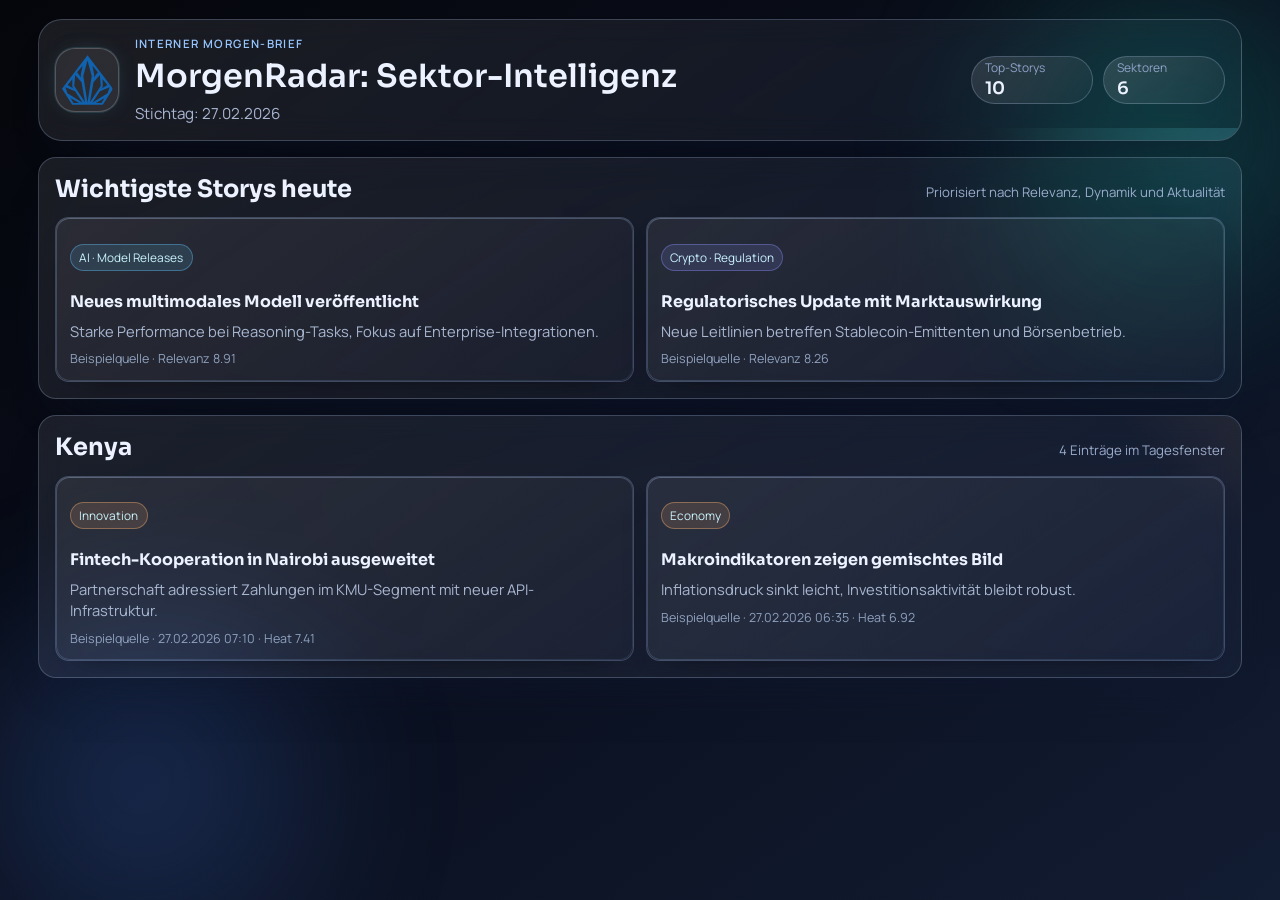
<file: preview.html>
<!doctype html>
<html lang="de">
  <head>
    <meta charset="UTF-8" />
    <meta name="viewport" content="width=device-width, initial-scale=1.0" />
    <title>MorgenRadar | Vorschau</title>
    <link rel="preconnect" href="https://fonts.googleapis.com" />
    <link rel="preconnect" href="https://fonts.gstatic.com" crossorigin />
    <link href="https://fonts.googleapis.com/css2?family=Sora:wght@500;600;700&family=Manrope:wght@400;500;600;700&display=swap" rel="stylesheet" />
    <link rel="stylesheet" href="./app/static/styles.css" />
  </head>
  <body>
    <div class="bg-orb orb-a" aria-hidden="true"></div>
    <div class="bg-orb orb-b" aria-hidden="true"></div>

    <header class="hero glass-panel">
      <div class="hero-left">
        <img src="./app/static/logo.svg" alt="Constructive Microbes Logo" class="logo" />
        <div>
          <p class="eyebrow">Interner Morgen-Brief</p>
          <h1>MorgenRadar: Sektor-Intelligenz</h1>
          <p class="subtitle">Stichtag: 27.02.2026</p>
        </div>
      </div>
      <div class="hero-right">
        <div class="stat-pill">
          <span class="stat-label">Top-Storys</span>
          <span class="stat-value">10</span>
        </div>
        <div class="stat-pill">
          <span class="stat-label">Sektoren</span>
          <span class="stat-value">6</span>
        </div>
      </div>
    </header>

    <main>
      <section class="panel glass-panel" style="--sector-accent: #63c6ff">
        <div class="panel-head">
          <h2>Wichtigste Storys heute</h2>
          <p>Priorisiert nach Relevanz, Dynamik und Aktualität</p>
        </div>
        <div class="story-grid top-grid">
          <article class="story-card highlight" style="--sector-accent: #63c6ff">
            <p class="chip">AI · Model Releases</p>
            <h3><a href="#">Neues multimodales Modell veröffentlicht</a></h3>
            <p class="summary">Starke Performance bei Reasoning-Tasks, Fokus auf Enterprise-Integrationen.</p>
            <p class="meta">Beispielquelle · Relevanz 8.91</p>
          </article>
          <article class="story-card highlight" style="--sector-accent: #8d92ff">
            <p class="chip">Crypto · Regulation</p>
            <h3><a href="#">Regulatorisches Update mit Marktauswirkung</a></h3>
            <p class="summary">Neue Leitlinien betreffen Stablecoin-Emittenten und Börsenbetrieb.</p>
            <p class="meta">Beispielquelle · Relevanz 8.26</p>
          </article>
        </div>
      </section>

      <section class="panel glass-panel" style="--sector-accent: #ffb26f">
        <div class="panel-head">
          <h2>Kenya</h2>
          <p>4 Einträge im Tagesfenster</p>
        </div>
        <div class="story-grid">
          <article class="story-card">
            <p class="chip">Innovation</p>
            <h3><a href="#">Fintech-Kooperation in Nairobi ausgeweitet</a></h3>
            <p class="summary">Partnerschaft adressiert Zahlungen im KMU-Segment mit neuer API-Infrastruktur.</p>
            <p class="meta">Beispielquelle · 27.02.2026 07:10 · Heat 7.41</p>
          </article>
          <article class="story-card">
            <p class="chip">Economy</p>
            <h3><a href="#">Makroindikatoren zeigen gemischtes Bild</a></h3>
            <p class="summary">Inflationsdruck sinkt leicht, Investitionsaktivität bleibt robust.</p>
            <p class="meta">Beispielquelle · 27.02.2026 06:35 · Heat 6.92</p>
          </article>
        </div>
      </section>
    </main>
  </body>
</html>
</file>
<file: app/static/styles.css>
:root {
  --bg-0: #05060b;
  --bg-1: #0a0f1d;
  --bg-2: #121c32;
  --glass: rgba(255, 255, 255, 0.08);
  --glass-strong: rgba(255, 255, 255, 0.12);
  --ink: #ecf2ff;
  --muted: #a9b7d1;
  --line: rgba(183, 202, 238, 0.25);
  --accent: #67e8f9;
  --accent-soft: rgba(103, 232, 249, 0.14);
  --glow: rgba(107, 229, 255, 0.35);
  --radius-xl: 24px;
  --radius-lg: 18px;
  --radius-md: 14px;
}

:root[data-theme="light"] {
  --bg-0: #fef7f2;
  --bg-1: #fdfbf7;
  --bg-2: #f9f7f4;
  --glass: rgba(255, 253, 248, 0.82);
  --glass-strong: rgba(255, 255, 255, 0.92);
  --ink: #1a1f2e;
  --muted: #5a6b7d;
  --line: rgba(98, 128, 164, 0.22);
  --accent: #1fa2d4;
  --accent-soft: rgba(31, 162, 212, 0.18);
  --glow: rgba(31, 162, 212, 0.38);
}

* {
  box-sizing: border-box;
}

html,
body {
  min-height: 100%;
}

html {
  scroll-behavior: smooth;
}

body {
  margin: 0;
  font-family: "Manrope", sans-serif;
  color: var(--ink);
  background: linear-gradient(145deg, var(--bg-0), var(--bg-1) 48%, var(--bg-2));
  overflow-x: hidden;
}

:root[data-theme="light"] body {
  background:
    radial-gradient(circle at 12% 18%, rgba(32, 201, 151, 0.32) 0%, transparent 45%),
    radial-gradient(circle at 88% 82%, rgba(30, 80, 162, 0.28) 0%, transparent 50%),
    radial-gradient(circle at 72% 12%, rgba(45, 120, 200, 0.22) 0%, transparent 40%),
    radial-gradient(circle at 18% 78%, rgba(32, 201, 151, 0.18) 0%, transparent 38%),
    radial-gradient(circle at 95% 30%, rgba(60, 140, 220, 0.15) 0%, transparent 35%),
    linear-gradient(145deg, var(--bg-0), var(--bg-1) 45%, var(--bg-2));
}

.bg-orb {
  position: fixed;
  width: 38vw;
  height: 38vw;
  filter: blur(68px);
  border-radius: 50%;
  opacity: 0.26;
  pointer-events: none;
  animation: drift 16s ease-in-out infinite alternate;
}

.orb-a {
  top: -8vw;
  right: -10vw;
  background: radial-gradient(circle, #1dd3b0 0%, rgba(29, 211, 176, 0) 70%);
}

.orb-b {
  bottom: -10vw;
  left: -8vw;
  background: radial-gradient(circle, #4f8cff 0%, rgba(79, 140, 255, 0) 72%);
  animation-delay: 1.8s;
}

.orb-c {
  top: 34vh;
  left: 42vw;
  width: 30vw;
  height: 30vw;
  background: radial-gradient(circle, #ff88c2 0%, rgba(255, 136, 194, 0) 74%);
  animation-delay: 2.7s;
}

:root[data-theme="light"] .orb-a {
  background: radial-gradient(circle, rgba(32, 201, 151, 0.62) 0%, rgba(32, 201, 151, 0.38) 40%, rgba(32, 201, 151, 0) 75%);
  opacity: 0.52;
}

:root[data-theme="light"] .orb-b {
  background: radial-gradient(circle, rgba(30, 80, 162, 0.58) 0%, rgba(60, 120, 200, 0.38) 40%, rgba(60, 120, 200, 0) 72%);
  opacity: 0.48;
}

:root[data-theme="light"] .orb-c {
  background: radial-gradient(circle, rgba(45, 140, 220, 0.52) 0%, rgba(32, 201, 151, 0.28) 40%, rgba(32, 201, 151, 0) 74%);
  opacity: 0.45;
}

.glass-panel {
  background: linear-gradient(145deg, rgba(255, 255, 255, 0.085), rgba(255, 255, 255, 0.03));
  border: 1px solid var(--line);
  backdrop-filter: blur(14px) saturate(1.22);
  -webkit-backdrop-filter: blur(14px) saturate(1.22);
  box-shadow: 0 24px 50px -34px rgba(16, 24, 48, 0.9);
}

:root[data-theme="light"] .glass-panel {
  background: linear-gradient(145deg, rgba(255, 255, 255, 0.88), rgba(255, 253, 248, 0.82));
  box-shadow: 0 18px 34px -30px rgba(24, 49, 86, 0.35);
}

:root[data-theme="light"] .panel::before {
  opacity: 0.68;
}

.hero {
  margin: 1.2rem clamp(1rem, 3vw, 2.8rem) 1rem;
  padding: 1rem;
  border-radius: var(--radius-xl);
  display: flex;
  justify-content: space-between;
  gap: 1rem;
  align-items: center;
  position: relative;
  overflow: hidden;
  animation: reveal 500ms ease;
}

.hero::after {
  content: "";
  position: absolute;
  inset: auto -30% -62% auto;
  width: 60%;
  height: 72%;
  background: radial-gradient(circle, rgba(103, 232, 249, 0.21), transparent 70%);
  pointer-events: none;
}

:root[data-theme="light"] .hero::after {
  background: radial-gradient(circle, rgba(32, 201, 151, 0.42) 0%, rgba(60, 140, 220, 0.28) 40%, transparent 72%);
}

.hero-left {
  display: flex;
  align-items: center;
  gap: 0.95rem;
  min-width: 0;
}

.logo {
  width: clamp(3rem, 5vw, 4.1rem);
  height: clamp(3rem, 5vw, 4.1rem);
  border-radius: 20px;
  border: 1px solid rgba(255, 255, 255, 0.2);
  background: var(--glass);
  padding: 0.35rem;
  box-shadow: 0 0 0 1px rgba(131, 235, 255, 0.12), 0 0 26px -12px var(--glow);
}

.eyebrow {
  margin: 0;
  text-transform: uppercase;
  letter-spacing: 0.12em;
  color: #97c6ff;
  font-weight: 600;
  font-size: 0.72rem;
}

h1,
h2,
h3 {
  margin: 0;
  font-family: "Sora", sans-serif;
}

h1 {
  margin-top: 0.38rem;
  font-size: clamp(1.25rem, 2.8vw, 2rem);
  font-weight: 600;
  line-height: 1.2;
}

.subtitle {
  margin: 0.45rem 0 0;
  color: var(--muted);
  font-size: 0.95rem;
}

.hero-right {
  display: flex;
  gap: 0.65rem;
  align-items: center;
}

.theme-toggle {
  --hero-pill-height: 3rem;
  min-width: 3rem;
  width: 3rem;
  height: var(--hero-pill-height);
  padding: 0;
  border-radius: 999px;
  border: 1px solid var(--line);
  background: linear-gradient(135deg, rgba(103, 232, 249, 0.2), rgba(255, 255, 255, 0.06));
  color: #e9f9ff;
  font-family: "Manrope", sans-serif;
  font-size: 0.82rem;
  font-weight: 700;
  cursor: pointer;
  transition: transform 160ms ease, border-color 160ms ease, box-shadow 180ms ease;
}

.theme-toggle:hover {
  transform: translateY(-1px);
  border-color: var(--accent);
  box-shadow: 0 0 0 1px rgba(103, 232, 249, 0.24), 0 0 24px -14px var(--glow);
}

.theme-toggle-icon {
  display: block;
  margin: auto;
  width: 1.18rem;
  height: 1.18rem;
}

.theme-icon-moon {
  display: none;
}

:root[data-theme="light"] .theme-toggle {
  color: #123451;
  border-color: rgba(30, 80, 162, 0.48);
  background:
    radial-gradient(circle at 28% 28%, rgba(32, 201, 151, 0.8), rgba(32, 201, 151, 0.3) 28%, rgba(32, 201, 151, 0) 62%),
    linear-gradient(145deg, rgba(60, 140, 220, 0.58), rgba(255, 255, 255, 0.92));
  box-shadow: 0 10px 26px -20px rgba(32, 201, 151, 0.55);
}

:root[data-theme="light"] .theme-toggle:hover {
  box-shadow: 0 0 0 1px rgba(32, 201, 151, 0.45), 0 14px 28px -20px rgba(60, 140, 220, 0.62);
}

:root[data-theme="light"] .theme-toggle .theme-toggle-icon {
  color: #0f3a66;
  stroke: #0f3a66;
}

.stat-pill {
  --hero-pill-height: 3rem;
  min-width: 7.6rem;
  height: var(--hero-pill-height);
  padding: 0.62rem 0.82rem;
  border-radius: 999px;
  border: 1px solid var(--line);
  background: linear-gradient(135deg, rgba(255, 255, 255, 0.12), rgba(255, 255, 255, 0.03));
  display: grid;
  align-content: center;
  line-height: 1.2;
}

:root[data-theme="light"] .stat-pill {
  background: linear-gradient(145deg, rgba(255, 255, 255, 0.88), rgba(255, 253, 248, 0.78));
  box-shadow: inset 0 1px 0 rgba(255, 255, 255, 0.76), 0 12px 20px -18px rgba(32, 201, 151, 0.32);
}

.stat-label {
  color: #8fa3c8;
  font-size: 0.75rem;
}

:root[data-theme="light"] .stat-label {
  color: #4f6485;
}

.stat-value {
  margin-top: 0.18rem;
  font-family: "Sora", sans-serif;
  font-size: 1.08rem;
  font-weight: 600;
}

main {
  padding: 0 clamp(1rem, 3vw, 2.8rem) 3rem;
  display: grid;
  gap: 1rem;
}

.panel {
  border-radius: var(--radius-lg);
  padding: 1rem;
  position: relative;
  overflow: hidden;
  animation: reveal 680ms ease;
}

.panel::before {
  content: "";
  position: absolute;
  width: 28rem;
  height: 28rem;
  right: -20rem;
  top: -20rem;
  background: radial-gradient(circle, rgba(103, 232, 249, 0.15), transparent 75%);
  background: radial-gradient(circle, color-mix(in srgb, var(--sector-accent), transparent 70%), transparent 75%);
  pointer-events: none;
  opacity: 0.48;
}

.panel-head {
  display: flex;
  align-items: baseline;
  justify-content: space-between;
  gap: 0.8rem;
  margin-bottom: 0.85rem;
}

.panel-head p {
  margin: 0;
  color: #9aaccc;
  font-size: 0.83rem;
}

:root[data-theme="light"] .panel-head p {
  color: #5f7597;
}

.topic-buttons {
  display: flex;
  flex-wrap: wrap;
  gap: 0.5rem;
}

.topic-group {
  display: none;
  flex-wrap: wrap;
  gap: 0.5rem;
  width: 100%;
}

.topic-group.is-active {
  display: flex;
}

.topic-btn {
  border: 1px solid rgba(164, 195, 245, 0.26);
  background: linear-gradient(145deg, rgba(255, 255, 255, 0.09), rgba(255, 255, 255, 0.03));
  color: #dce9ff;
  border-radius: 999px;
  padding: 0.45rem 0.86rem;
  font-family: "Manrope", sans-serif;
  font-size: 0.82rem;
  font-weight: 600;
  letter-spacing: 0.02em;
  text-transform: uppercase;
  cursor: pointer;
  transition: transform 160ms ease, border-color 160ms ease, background 160ms ease;
}

:root[data-theme="light"] .topic-btn {
  color: #1a3659;
  border-color: rgba(106, 136, 177, 0.42);
  background: linear-gradient(145deg, rgba(255, 245, 235, 0.92), rgba(247, 252, 255, 0.85));
  box-shadow: inset 0 1px 0 rgba(255, 255, 255, 0.78), 0 10px 20px -20px rgba(47, 106, 178, 0.35);
}

.topic-btn:hover {
  border-color: var(--accent);
  background: linear-gradient(145deg, rgba(103, 232, 249, 0.18), rgba(255, 255, 255, 0.06));
  transform: translateY(-1px);
}

.topic-btn.is-active {
  border-color: var(--accent);
  background: linear-gradient(145deg, rgba(103, 232, 249, 0.3), rgba(79, 140, 255, 0.16));
  color: #f2fdff;
  box-shadow: 0 0 0 1px rgba(103, 232, 249, 0.24), 0 0 24px -14px var(--glow);
}

:root[data-theme="light"] .topic-btn.is-active {
  color: #0e2d4d;
  border-color: rgba(30, 80, 162, 0.56);
  background: linear-gradient(145deg, rgba(32, 201, 151, 0.62), rgba(60, 140, 220, 0.48));
  box-shadow: 0 0 0 1px rgba(30, 80, 162, 0.3), 0 0 20px -14px rgba(32, 201, 151, 0.55);
}

.topic-btn:disabled {
  opacity: 0.5;
  cursor: not-allowed;
  transform: none;
}

.is-hidden {
  display: none;
}

.reveal-on-scroll {
  opacity: 0;
  transform: translate3d(0, 18px, 0) scale(0.995);
  transition:
    opacity 680ms cubic-bezier(0.18, 0.9, 0.22, 1),
    transform 780ms cubic-bezier(0.18, 0.9, 0.22, 1);
  transition-delay: var(--reveal-delay, 0ms);
}

.reveal-on-scroll.is-visible {
  opacity: 1;
  transform: translate3d(0, 0, 0) scale(1);
}

.sector-panel {
  content-visibility: auto;
  contain-intrinsic-size: 620px;
}

.chip-row {
  margin: 0;
  display: grid;
  grid-template-columns: minmax(0, 1fr) auto;
  align-items: center;
  column-gap: 0.45rem;
  row-gap: 0.34rem;
}

.story-grid {
  display: grid;
  grid-template-columns: repeat(auto-fit, minmax(260px, 1fr));
  gap: 0.76rem;
}

.panel-actions {
  display: flex;
  justify-content: center;
  margin-top: 0.72rem;
}

.show-more-btn {
  border: 1px solid rgba(164, 195, 245, 0.3);
  background: linear-gradient(145deg, rgba(255, 255, 255, 0.11), rgba(255, 255, 255, 0.03));
  color: #e0eeff;
  border-radius: 999px;
  padding: 0.44rem 0.84rem;
  font-family: "Manrope", sans-serif;
  font-size: 0.8rem;
  font-weight: 700;
  letter-spacing: 0.02em;
  cursor: pointer;
  transition: transform 150ms ease, border-color 160ms ease, box-shadow 180ms ease;
}

.show-more-btn:hover {
  transform: translateY(-1px);
  border-color: var(--accent);
  box-shadow: 0 0 0 1px rgba(103, 232, 249, 0.2), 0 10px 22px -18px var(--glow);
}

:root[data-theme="light"] .show-more-btn {
  color: #0f3459;
  border-color: rgba(83, 129, 188, 0.45);
  background: linear-gradient(145deg, rgba(32, 201, 151, 0.58), rgba(255, 255, 255, 0.9));
  box-shadow: inset 0 1px 0 rgba(255, 255, 255, 0.74), 0 12px 24px -20px rgba(32, 201, 151, 0.48);
}

.story-card {
  position: relative;
  border-radius: var(--radius-md);
  border: 1px solid rgba(164, 195, 245, 0.23);
  padding: 0.86rem;
  background: linear-gradient(145deg, rgba(255, 255, 255, 0.07), rgba(255, 255, 255, 0.02));
  --tier-border-gradient: linear-gradient(145deg, rgba(164, 195, 245, 0.26), rgba(120, 156, 209, 0.16));
  box-shadow: inset 0 1px 0 rgba(255, 255, 255, 0.12), 0 12px 32px -24px rgba(0, 0, 0, 0.9);
  transition: transform 180ms ease, border-color 180ms ease, box-shadow 220ms ease;
}

.story-card::before {
  content: "";
  position: absolute;
  inset: 0;
  border-radius: inherit;
  padding: 1px;
  background: var(--tier-border-gradient);
  -webkit-mask:
    linear-gradient(#000 0 0) content-box,
    linear-gradient(#000 0 0);
  -webkit-mask-composite: xor;
  mask-composite: exclude;
  pointer-events: none;
  opacity: 0.95;
}

.story-card[data-relevance-tier="verylow"] {
  --tier-border-gradient: linear-gradient(150deg, rgba(129, 255, 170, 0.42), rgba(105, 224, 155, 0.22));
}

.story-card[data-relevance-tier="low"] {
  --tier-border-gradient: linear-gradient(150deg, rgba(214, 255, 131, 0.44), rgba(192, 231, 106, 0.24));
}

.story-card[data-relevance-tier="medium"] {
  --tier-border-gradient: linear-gradient(150deg, rgba(255, 214, 124, 0.44), rgba(249, 186, 113, 0.24));
}

.story-card[data-relevance-tier="high"] {
  --tier-border-gradient: linear-gradient(150deg, rgba(255, 170, 109, 0.45), rgba(246, 144, 94, 0.26));
}

.story-card[data-relevance-tier="critical"] {
  --tier-border-gradient: linear-gradient(150deg, rgba(255, 129, 129, 0.45), rgba(237, 97, 122, 0.27));
  box-shadow: inset 0 1px 0 rgba(255, 255, 255, 0.18), 0 18px 38px -22px rgba(255, 90, 90, 0.45);
}

:root[data-theme="light"] .story-card {
  border-color: rgba(105, 134, 173, 0.28);
  background: linear-gradient(145deg, rgba(255, 255, 255, 0.92), rgba(252, 250, 247, 0.85));
  box-shadow: inset 0 1px 0 rgba(255, 255, 255, 0.72), 0 12px 24px -22px rgba(27, 53, 93, 0.35);
}

.story-card:hover {
  transform: translateY(-2px);
  border-color: var(--accent);
  border-color: color-mix(in srgb, var(--sector-accent), #b7caee 45%);
  box-shadow: inset 0 1px 0 rgba(255, 255, 255, 0.2), 0 16px 34px -20px rgba(0, 0, 0, 0.9), 0 0 24px -16px var(--glow);
  box-shadow: inset 0 1px 0 rgba(255, 255, 255, 0.2), 0 16px 34px -20px rgba(0, 0, 0, 0.9), 0 0 24px -16px color-mix(in srgb, var(--sector-accent), transparent 45%);
}

.story-card.is-hot {
  box-shadow:
    inset 0 1px 0 rgba(255, 255, 255, 0.2),
    0 18px 34px -22px rgba(255, 88, 88, 0.45),
    0 0 30px -20px rgba(255, 106, 106, 0.75);
}

.chip {
  display: inline-flex;
  align-items: center;
  border-radius: 999px;
  padding: 0.24rem 0.52rem;
  font-size: 0.74rem;
  color: #cbf5ff;
  background: color-mix(in srgb, var(--subtopic-accent, var(--sector-accent)), transparent 86%);
  border: 1px solid rgba(103, 232, 249, 0.42);
  border: 1px solid color-mix(in srgb, var(--subtopic-accent, var(--sector-accent)), transparent 62%);
}

:root[data-theme="light"] .chip {
  color: #12456b;
  border-color: rgba(30, 80, 162, 0.52);
  background: color-mix(in srgb, var(--subtopic-accent, var(--sector-accent)), transparent 78%);
}

.latest-tag {
  display: inline-flex;
  align-items: center;
  justify-content: center;
  border-radius: 999px;
  padding: 0.18rem 0.5rem;
  font-size: 0.68rem;
  font-weight: 700;
  letter-spacing: 0.08em;
  color: #fff0f0;
  border: 1px solid rgba(255, 118, 118, 0.78);
  background: linear-gradient(145deg, rgba(255, 106, 106, 0.55), rgba(255, 49, 49, 0.34));
  box-shadow: 0 0 16px -8px rgba(255, 90, 90, 0.9);
}

:root[data-theme="light"] .latest-tag {
  color: #2f1111;
  border-color: rgba(216, 84, 84, 0.72);
  background: linear-gradient(145deg, rgba(255, 181, 181, 0.86), rgba(255, 132, 132, 0.62));
  box-shadow: 0 0 14px -10px rgba(219, 79, 79, 0.62);
}

.relevance-pill {
  display: inline-flex;
  align-items: center;
  justify-content: center;
  border-radius: 999px;
  grid-column: 1 / -1;
  justify-self: start;
  padding: 0.18rem 0.48rem;
  font-size: 0.68rem;
  font-weight: 700;
  letter-spacing: 0.04em;
  color: #eaf9f0;
  border: 1px solid rgba(129, 255, 170, 0.52);
  background: linear-gradient(150deg, rgba(129, 255, 170, 0.42), rgba(105, 224, 155, 0.22));
}

.story-card[data-relevance-tier="low"] .relevance-pill {
  color: #f7ffe8;
  border-color: rgba(214, 255, 131, 0.56);
  background: linear-gradient(150deg, rgba(214, 255, 131, 0.44), rgba(192, 231, 106, 0.24));
}

.story-card[data-relevance-tier="medium"] .relevance-pill {
  color: #fff8e9;
  border-color: rgba(255, 214, 124, 0.6);
  background: linear-gradient(150deg, rgba(255, 214, 124, 0.44), rgba(249, 186, 113, 0.24));
}

.story-card[data-relevance-tier="high"] .relevance-pill {
  color: #fff3ea;
  border-color: rgba(255, 170, 109, 0.62);
  background: linear-gradient(150deg, rgba(255, 170, 109, 0.45), rgba(246, 144, 94, 0.26));
}

.story-card[data-relevance-tier="critical"] .relevance-pill {
  color: #ffeef0;
  border-color: rgba(255, 129, 129, 0.72);
  background: linear-gradient(150deg, rgba(255, 129, 129, 0.45), rgba(237, 97, 122, 0.27));
}

.story-card[data-relevance-step="1"] .relevance-pill,
.story-card[data-relevance-step="2"] .relevance-pill {
  color: #eaf9f0;
  border-color: rgba(129, 255, 170, 0.52);
  background: linear-gradient(150deg, rgba(129, 255, 170, 0.42), rgba(105, 224, 155, 0.22));
}

.story-card[data-relevance-step="3"] .relevance-pill,
.story-card[data-relevance-step="4"] .relevance-pill {
  color: #f7ffe8;
  border-color: rgba(214, 255, 131, 0.56);
  background: linear-gradient(150deg, rgba(214, 255, 131, 0.44), rgba(192, 231, 106, 0.24));
}

.story-card[data-relevance-step="5"] .relevance-pill,
.story-card[data-relevance-step="6"] .relevance-pill {
  color: #fff8e9;
  border-color: rgba(255, 214, 124, 0.6);
  background: linear-gradient(150deg, rgba(255, 214, 124, 0.44), rgba(249, 186, 113, 0.24));
}

.story-card[data-relevance-step="7"] .relevance-pill,
.story-card[data-relevance-step="8"] .relevance-pill {
  color: #fff3ea;
  border-color: rgba(255, 170, 109, 0.62);
  background: linear-gradient(150deg, rgba(255, 170, 109, 0.45), rgba(246, 144, 94, 0.26));
}

.story-card[data-relevance-step="9"] .relevance-pill,
.story-card[data-relevance-step="10"] .relevance-pill {
  color: #ffeef0;
  border-color: rgba(255, 129, 129, 0.72);
  background: linear-gradient(150deg, rgba(255, 129, 129, 0.45), rgba(237, 97, 122, 0.27));
}

:root[data-theme="light"] .relevance-pill,
:root[data-theme="light"] .story-card[data-relevance-tier] .relevance-pill {
  color: #17263a;
}

.story-card h3 {
  margin-top: 0.54rem;
  font-size: 1rem;
  line-height: 1.32;
  text-wrap: balance;
}

.story-card a {
  color: inherit;
  text-decoration: none;
}

.story-card a:hover {
  text-decoration: underline;
  text-decoration-color: var(--accent);
  text-decoration-color: color-mix(in srgb, var(--sector-accent), #ffffff 45%);
}

.relevance-legend {
  --sector-accent: #67e8f9;
  background:
    radial-gradient(circle at 8% 0%, rgba(165, 248, 255, 0.2), transparent 38%),
    radial-gradient(circle at 96% 100%, rgba(103, 156, 255, 0.2), transparent 42%),
    linear-gradient(160deg, rgba(255, 255, 255, 0.08), rgba(255, 255, 255, 0.03));
}

.legend-formula {
  margin-bottom: 0.85rem;
  padding: 0.9rem 1rem;
  border-radius: 14px;
  border: 1px solid rgba(198, 227, 255, 0.26);
  background: linear-gradient(145deg, rgba(210, 242, 255, 0.14), rgba(255, 255, 255, 0.04));
  box-shadow: inset 0 1px 0 rgba(255, 255, 255, 0.24), 0 22px 42px -32px rgba(120, 223, 255, 0.68);
  backdrop-filter: blur(12px) saturate(1.15);
  -webkit-backdrop-filter: blur(12px) saturate(1.15);
}

.legend-formula p {
  margin: 0;
  color: #d7e7ff;
  line-height: 1.45;
  font-size: 0.86rem;
}

.legend-formula p + p {
  margin-top: 0.45rem;
}

.legend-factor-grid {
  margin: 0.55rem 0 0.65rem;
  display: grid;
  gap: 0.42rem;
}

.legend-factor {
  display: flex;
  align-items: center;
  gap: 0.5rem;
  font-size: 0.84rem;
  color: #e1eeff;
}

.factor-dot {
  width: 0.58rem;
  height: 0.58rem;
  border-radius: 999px;
  box-shadow: 0 0 12px -2px rgba(255, 255, 255, 0.42);
  flex: 0 0 auto;
}

.factor-dot.f1 {
  background: linear-gradient(145deg, #76f8ff, #44d0ff);
}

.factor-dot.f2 {
  background: linear-gradient(145deg, #9cffc7, #58df98);
}

.factor-dot.f3 {
  background: linear-gradient(145deg, #ffe188, #ffbc65);
}

.factor-dot.f4 {
  background: linear-gradient(145deg, #ffb0d4, #ff7ea2);
}

.legend-formula code {
  font-size: 0.8rem;
  color: #d5fcff;
  background: rgba(167, 245, 255, 0.12);
  border: 1px solid rgba(167, 245, 255, 0.28);
  padding: 0.08rem 0.28rem;
  border-radius: 6px;
}

.severity-scale {
  display: grid;
  grid-template-columns: repeat(10, minmax(0, 1fr));
  gap: 0.5rem;
}

.severity-step {
  position: relative;
  isolation: isolate;
  overflow: hidden;
  border-radius: 14px;
  border: 1px solid rgba(223, 241, 255, 0.28);
  padding: 0.55rem 0.35rem 0.48rem;
  text-align: center;
  color: #f4fbff;
  box-shadow:
    inset 0 1px 0 rgba(255, 255, 255, 0.26),
    inset 0 -26px 28px -24px rgba(10, 18, 34, 0.5),
    0 18px 36px -30px rgba(88, 196, 255, 0.62);
  backdrop-filter: blur(14px) saturate(1.2);
  -webkit-backdrop-filter: blur(14px) saturate(1.2);
  transition: transform 160ms ease, box-shadow 180ms ease, border-color 180ms ease;
}

.severity-step::before {
  content: "";
  position: absolute;
  inset: 0;
  background: linear-gradient(130deg, rgba(255, 255, 255, 0.34), rgba(255, 255, 255, 0.06) 42%, rgba(255, 255, 255, 0.01));
  z-index: -1;
}

.severity-step::after {
  content: "";
  position: absolute;
  left: -18%;
  top: -58%;
  width: 136%;
  height: 74%;
  background: linear-gradient(180deg, rgba(255, 255, 255, 0.34), rgba(255, 255, 255, 0));
  transform: rotate(6deg);
  pointer-events: none;
}

.severity-step span {
  display: block;
  font-family: "Sora", sans-serif;
  font-size: 1rem;
  font-weight: 700;
  line-height: 1;
  text-shadow: 0 0 12px rgba(255, 255, 255, 0.28);
}

.severity-step small {
  display: block;
  margin-top: 0.2rem;
  font-size: 0.62rem;
  font-weight: 700;
  letter-spacing: 0.02em;
  text-transform: uppercase;
  color: rgba(233, 247, 255, 0.92);
}

.severity-step:hover {
  transform: translateY(-2px);
  border-color: rgba(232, 247, 255, 0.46);
  box-shadow:
    inset 0 1px 0 rgba(255, 255, 255, 0.34),
    inset 0 -24px 24px -24px rgba(10, 18, 34, 0.45),
    0 22px 36px -28px color-mix(in srgb, var(--step-glow), transparent 30%);
}

.s1,
.s2 {
  --step-glow: #82ffa5;
  background: linear-gradient(150deg, rgba(129, 255, 170, 0.42), rgba(105, 224, 155, 0.22));
}

.s3,
.s4 {
  --step-glow: #d8ff86;
  background: linear-gradient(150deg, rgba(214, 255, 131, 0.44), rgba(192, 231, 106, 0.24));
}

.s5,
.s6 {
  --step-glow: #ffd67e;
  background: linear-gradient(150deg, rgba(255, 214, 124, 0.44), rgba(249, 186, 113, 0.24));
}

.s7,
.s8 {
  --step-glow: #ffb06d;
  background: linear-gradient(150deg, rgba(255, 170, 109, 0.45), rgba(246, 144, 94, 0.26));
}

.s9,
.s10 {
  --step-glow: #ff8080;
  background: linear-gradient(150deg, rgba(255, 129, 129, 0.45), rgba(237, 97, 122, 0.27));
}

.summary {
  margin: 0.54rem 0;
  color: var(--muted);
  font-size: 0.92rem;
  line-height: 1.42;
}

:root[data-theme="light"] .summary {
  color: #486283;
}

.meta {
  margin: 0;
  color: #8fa1be;
  font-size: 0.78rem;
}

:root[data-theme="light"] .meta {
  color: #2f4867;
}

:root[data-theme="light"] .relevance-legend {
  background:
    radial-gradient(circle at 8% 0%, rgba(32, 201, 151, 0.32) 0%, transparent 40%),
    radial-gradient(circle at 96% 100%, rgba(30, 80, 162, 0.28) 0%, transparent 42%),
    radial-gradient(circle at 50% 80%, rgba(60, 140, 220, 0.18) 0%, transparent 45%),
    linear-gradient(160deg, rgba(255, 255, 255, 0.88), rgba(255, 253, 248, 0.82));
}

:root[data-theme="light"] .relevance-legend .panel-head h2 {
  color: #112946;
}

:root[data-theme="light"] .relevance-legend .panel-head p {
  color: #264566;
}

:root[data-theme="light"] .legend-formula {
  border-color: rgba(118, 156, 205, 0.34);
  background: linear-gradient(145deg, rgba(255, 245, 235, 0.88), rgba(255, 255, 255, 0.92));
  box-shadow: inset 0 1px 0 rgba(255, 255, 255, 0.76), 0 20px 36px -30px rgba(63, 112, 177, 0.45);
}

:root[data-theme="light"] .legend-formula p {
  color: #1e3a5a;
}

:root[data-theme="light"] .legend-formula strong {
  color: #153353;
}

:root[data-theme="light"] .legend-factor {
  color: #163453;
}

:root[data-theme="light"] .legend-formula code {
  color: #184167;
  background: rgba(122, 195, 245, 0.2);
  border-color: rgba(91, 157, 220, 0.36);
}

:root[data-theme="light"] .severity-step {
  color: #1f2f47;
  border-color: rgba(112, 147, 192, 0.44);
  box-shadow:
    inset 0 1px 0 rgba(255, 255, 255, 0.7),
    inset 0 -20px 24px -24px rgba(40, 77, 122, 0.28),
    0 14px 26px -24px rgba(68, 124, 196, 0.38),
    0 0 16px -8px color-mix(in srgb, var(--step-glow), transparent 50%);
}

:root[data-theme="light"] .severity-step::before {
  background: linear-gradient(130deg, rgba(255, 255, 255, 0.38), rgba(255, 255, 255, 0.08) 42%, rgba(255, 255, 255, 0.02));
}

:root[data-theme="light"] .severity-step::after {
  background: linear-gradient(180deg, rgba(255, 255, 255, 0.28), rgba(255, 255, 255, 0));
}

:root[data-theme="light"] .severity-step span {
  color: #142b44;
  text-shadow: none;
}

:root[data-theme="light"] .severity-step small {
  color: rgba(18, 46, 76, 0.9);
}

.update-banner {
  position: fixed;
  top: 0;
  left: 0;
  right: 0;
  z-index: 1000;
  display: flex;
  align-items: center;
  justify-content: center;
  gap: 0.75rem;
  padding: 0.6rem 1rem;
  background: linear-gradient(135deg, rgba(103, 232, 249, 0.92), rgba(79, 140, 255, 0.88));
  color: #05060b;
  font-size: 0.85rem;
  font-weight: 600;
  backdrop-filter: blur(12px);
  animation: slideDown 350ms ease;
}

.update-banner.is-hidden {
  display: none;
}

.update-banner button {
  border: 1px solid rgba(0, 0, 0, 0.25);
  background: rgba(255, 255, 255, 0.28);
  color: #05060b;
  border-radius: 999px;
  padding: 0.3rem 0.75rem;
  font-family: "Manrope", sans-serif;
  font-size: 0.78rem;
  font-weight: 700;
  cursor: pointer;
}

.update-banner button:hover {
  background: rgba(255, 255, 255, 0.5);
}

.update-banner .dismiss-btn {
  padding: 0.2rem 0.5rem;
  font-size: 1rem;
  line-height: 1;
  border: none;
  background: transparent;
}

@keyframes slideDown {
  from { transform: translateY(-100%); }
  to { transform: translateY(0); }
}

.site-footer {
  margin: 1rem clamp(1rem, 3vw, 2.8rem) 1.5rem;
  padding: 1.2rem 1.4rem;
  border-radius: var(--radius-lg);
  font-size: 0.78rem;
  color: var(--muted);
  line-height: 1.55;
}

.footer-inner {
  display: grid;
  grid-template-columns: repeat(auto-fit, minmax(200px, 1fr));
  gap: 1rem;
}

.footer-col strong {
  display: block;
  margin-bottom: 0.3rem;
  color: var(--ink);
  font-size: 0.82rem;
}

.footer-col p {
  margin: 0;
}

.sr-only {
  position: absolute;
  width: 1px;
  height: 1px;
  padding: 0;
  margin: -1px;
  overflow: hidden;
  clip: rect(0, 0, 0, 0);
  white-space: nowrap;
  border: 0;
}

@keyframes drift {
  0% {
    transform: translate3d(0, 0, 0);
  }
  100% {
    transform: translate3d(-12px, 22px, 0);
  }
}

@keyframes reveal {
  0% {
    opacity: 0;
    transform: translateY(8px);
  }
  100% {
    opacity: 1;
    transform: translateY(0);
  }
}

/* Astrophysics Section */
.astrophysics-section {
  --sector-accent: #67e8f9;
}

.astrophysics-grid {
  display: grid;
  grid-template-columns: repeat(auto-fit, minmax(260px, 1fr));
  gap: 0.76rem;
  margin-bottom: 0.85rem;
}

.astro-card {
  border-radius: var(--radius-md);
  border: 1px solid rgba(164, 195, 245, 0.23);
  padding: 0.86rem;
  background: linear-gradient(145deg, rgba(255, 255, 255, 0.07), rgba(255, 255, 255, 0.02));
  box-shadow: inset 0 1px 0 rgba(255, 255, 255, 0.12), 0 12px 32px -24px rgba(0, 0, 0, 0.9);
}

:root[data-theme="light"] .astro-card {
  border-color: rgba(105, 134, 173, 0.28);
  background: linear-gradient(145deg, rgba(255, 255, 255, 0.92), rgba(252, 250, 247, 0.85));
  box-shadow: inset 0 1px 0 rgba(255, 255, 255, 0.72), 0 12px 24px -22px rgba(27, 53, 93, 0.35);
}

.astro-header {
  display: flex;
  align-items: center;
  justify-content: space-between;
  gap: 0.5rem;
  margin-bottom: 0.6rem;
}

.astro-header h3 {
  margin: 0;
  font-size: 0.92rem;
  font-weight: 600;
  color: var(--ink);
}

.astro-value {
  font-family: "Sora", sans-serif;
  font-size: 2rem;
  font-weight: 700;
  color: var(--accent);
  text-shadow: 0 0 24px -8px var(--glow);
}

.astro-meta {
  margin: 0.4rem 0 0;
  color: var(--muted);
  font-size: 0.78rem;
}

/* KP Index Styles */
.kp-badge {
  display: inline-flex;
  align-items: center;
  justify-content: center;
  border-radius: 999px;
  padding: 0.25rem 0.6rem;
  font-family: "Sora", sans-serif;
  font-size: 1.1rem;
  font-weight: 700;
  color: #fff;
  min-width: 2.4rem;
}

.kp-green {
  background: linear-gradient(145deg, rgba(129, 255, 170, 0.8), rgba(105, 224, 155, 0.6));
  box-shadow: 0 0 20px -8px rgba(129, 255, 170, 0.6);
}

.kp-yellow {
  background: linear-gradient(145deg, rgba(255, 214, 124, 0.8), rgba(249, 186, 113, 0.6));
  box-shadow: 0 0 20px -8px rgba(255, 214, 124, 0.6);
}

.kp-orange {
  background: linear-gradient(145deg, rgba(255, 170, 109, 0.8), rgba(246, 144, 94, 0.6));
  box-shadow: 0 0 20px -8px rgba(255, 170, 109, 0.6);
}

.kp-red {
  background: linear-gradient(145deg, rgba(255, 106, 106, 0.8), rgba(255, 66, 66, 0.6));
  box-shadow: 0 0 20px -8px rgba(255, 106, 106, 0.6);
  animation: pulse-red 1.5s ease-in-out infinite;
}

@keyframes pulse-red {
  0%, 100% { opacity: 1; }
  50% { opacity: 0.7; }
}

/* Aurora Styles */
.aurora-badge {
  display: inline-flex;
  align-items: center;
  justify-content: center;
  border-radius: 999px;
  padding: 0.2rem 0.5rem;
  font-size: 0.7rem;
  font-weight: 700;
  color: #fff;
  text-transform: uppercase;
}

.aurora-none {
  background: linear-gradient(145deg, rgba(164, 164, 164, 0.8), rgba(140, 140, 140, 0.6));
}

.aurora-low {
  background: linear-gradient(145deg, rgba(129, 255, 170, 0.8), rgba(105, 224, 155, 0.6));
}

.aurora-moderate {
  background: linear-gradient(145deg, rgba(255, 214, 124, 0.8), rgba(249, 186, 113, 0.6));
}

.aurora-high {
  background: linear-gradient(145deg, rgba(255, 170, 109, 0.8), rgba(246, 144, 94, 0.6));
}

.aurora-very-high {
  background: linear-gradient(145deg, rgba(255, 106, 106, 0.8), rgba(255, 66, 66, 0.6));
  box-shadow: 0 0 20px -8px rgba(255, 106, 106, 0.6);
}

/* Solar Metrics */
.solar-metrics {
  display: grid;
  gap: 0.5rem;
}

.solar-metric {
  display: flex;
  align-items: center;
  justify-content: space-between;
  padding: 0.4rem 0;
  border-bottom: 1px solid var(--line);
}

.solar-metric:last-child {
  border-bottom: none;
}

.metric-label {
  font-size: 0.82rem;
  color: var(--muted);
}

.metric-value {
  font-family: "Sora", sans-serif;
  font-size: 1rem;
  font-weight: 600;
  color: var(--ink);
}

/* Warnings */
.warnings-list {
  max-height: 200px;
  overflow-y: auto;
}

.warning-item {
  padding: 0.6rem;
  border-radius: 10px;
  margin-bottom: 0.4rem;
  border: 1px solid;
}

.warning-item:last-child {
  margin-bottom: 0;
}

.warning-orange {
  border-color: rgba(255, 170, 109, 0.5);
  background: linear-gradient(145deg, rgba(255, 170, 109, 0.2), rgba(246, 144, 94, 0.1));
}

.warning-red {
  border-color: rgba(255, 106, 106, 0.5);
  background: linear-gradient(145deg, rgba(255, 106, 106, 0.2), rgba(255, 66, 66, 0.1));
  animation: warning-pulse 2s ease-in-out infinite;
}

@keyframes warning-pulse {
  0%, 100% { box-shadow: 0 0 0 0 rgba(255, 106, 106, 0); }
  50% { box-shadow: 0 0 16px -4px rgba(255, 106, 106, 0.3); }
}

.warning-title {
  display: block;
  font-weight: 700;
  font-size: 0.82rem;
  margin-bottom: 0.2rem;
  color: var(--ink);
}

.warning-message {
  margin: 0;
  font-size: 0.82rem;
  color: var(--muted);
  line-height: 1.3;
}

.warning-expires {
  margin: 0.2rem 0 0;
  font-size: 0.72rem;
  color: var(--muted);
  opacity: 0.8;
}

/* Earthquakes */
.earthquakes-list {
  max-height: 200px;
  overflow-y: auto;
}

.quake-item {
  display: flex;
  align-items: center;
  gap: 0.6rem;
  padding: 0.5rem;
  border-radius: 10px;
  margin-bottom: 0.4rem;
  border: 1px solid var(--line);
}

.quake-item:last-child {
  margin-bottom: 0;
}

.quake-magnitude {
  display: inline-flex;
  align-items: center;
  justify-content: center;
  width: 2.2rem;
  height: 2.2rem;
  border-radius: 50%;
  font-family: "Sora", sans-serif;
  font-size: 0.9rem;
  font-weight: 700;
  color: #fff;
  flex-shrink: 0;
}

.mag-4 {
  background: linear-gradient(145deg, rgba(129, 255, 170, 0.8), rgba(105, 224, 155, 0.6));
}

.mag-5 {
  background: linear-gradient(145deg, rgba(255, 214, 124, 0.8), rgba(249, 186, 113, 0.6));
}

.mag-6 {
  background: linear-gradient(145deg, rgba(255, 170, 109, 0.8), rgba(246, 144, 94, 0.6));
}

.mag-7,
.mag-8,
.mag-9 {
  background: linear-gradient(145deg, rgba(255, 106, 106, 0.8), rgba(255, 66, 66, 0.6));
}

.quake-place {
  margin: 0;
  font-size: 0.82rem;
  font-weight: 600;
  color: var(--ink);
}

.quake-meta {
  margin: 0.2rem 0 0;
  font-size: 0.72rem;
  color: var(--muted);
}

/* Events */
.events-list {
  max-height: 200px;
  overflow-y: auto;
}

.event-item {
  display: flex;
  gap: 0.6rem;
  padding: 0.5rem;
  border-radius: 10px;
  margin-bottom: 0.4rem;
  border: 1px solid var(--line);
}

.event-item:last-child {
  margin-bottom: 0;
}

.event-date {
  display: inline-flex;
  align-items: center;
  justify-content: center;
  padding: 0.3rem 0.5rem;
  border-radius: 8px;
  font-family: "Sora", sans-serif;
  font-size: 0.75rem;
  font-weight: 600;
  color: var(--accent);
  background: linear-gradient(145deg, rgba(103, 232, 249, 0.2), rgba(79, 140, 255, 0.1));
  border: 1px solid rgba(103, 232, 249, 0.3);
  flex-shrink: 0;
}

.event-name {
  margin: 0;
  font-size: 0.82rem;
  font-weight: 600;
  color: var(--ink);
}

.event-desc {
  margin: 0.2rem 0 0;
  font-size: 0.78rem;
  color: var(--muted);
  line-height: 1.3;
}

/* Videos */
.videos-list {
  display: flex;
  flex-direction: column;
  gap: 0.6rem;
}

.video-item {
  border-radius: 10px;
  overflow: hidden;
  border: 1px solid var(--line);
}

.video-link {
  display: flex;
  gap: 0.6rem;
  text-decoration: none;
  color: inherit;
  padding: 0.5rem;
}

.video-thumb {
  width: 80px;
  height: 45px;
  border-radius: 8px;
  object-fit: cover;
  flex-shrink: 0;
}

.video-info {
  display: flex;
  flex-direction: column;
  gap: 0.2rem;
  min-width: 0;
}

.video-title {
  margin: 0;
  font-size: 0.8rem;
  font-weight: 600;
  color: var(--ink);
  overflow: hidden;
  text-overflow: ellipsis;
  display: -webkit-box;
  -webkit-line-clamp: 2;
  -webkit-box-orient: vertical;
  line-height: 1.3;
}

.video-link:hover .video-title {
  color: var(--accent);
}

.video-duration {
  font-size: 0.72rem;
  color: var(--muted);
}

/* Astro Footer */
.astro-footer {
  display: flex;
  align-items: center;
  justify-content: space-between;
  padding-top: 0.6rem;
  border-top: 1px solid var(--line);
}

.astro-refresh-btn {
  border: 1px solid rgba(164, 195, 245, 0.3);
  background: linear-gradient(145deg, rgba(255, 255, 255, 0.11), rgba(255, 255, 255, 0.03));
  color: #e0eeff;
  border-radius: 999px;
  padding: 0.4rem 0.8rem;
  font-family: "Manrope", sans-serif;
  font-size: 0.78rem;
  font-weight: 700;
  cursor: pointer;
  transition: transform 150ms ease, border-color 160ms ease, box-shadow 180ms ease;
}

.astro-refresh-btn:hover {
  transform: translateY(-1px);
  border-color: var(--accent);
  box-shadow: 0 0 0 1px rgba(103, 232, 249, 0.2), 0 10px 22px -18px var(--glow);
}

.astro-refresh-btn:disabled {
  opacity: 0.5;
  cursor: not-allowed;
  transform: none;
}

:root[data-theme="light"] .astro-refresh-btn {
  color: #0f3459;
  border-color: rgba(83, 129, 188, 0.45);
  background: linear-gradient(145deg, rgba(32, 201, 151, 0.58), rgba(255, 255, 255, 0.9));
}

@media (max-width: 900px) {
  .hero {
    flex-direction: column;
    align-items: flex-start;
  }

  .hero-right {
    width: 100%;
    flex-wrap: wrap;
  }

  .stat-pill {
    flex: 1 1 42%;
  }

  .theme-toggle {
    flex: 0 0 auto;
  }
}

@media (max-width: 700px) {
  .panel {
    padding: 0.85rem;
  }

  .panel-head {
    flex-direction: column;
    align-items: flex-start;
    gap: 0.25rem;
  }

  .story-grid {
    grid-template-columns: 1fr;
  }

  .logo {
    border-radius: 16px;
  }

  .severity-scale {
    grid-template-columns: repeat(5, minmax(0, 1fr));
  }
}

@media (prefers-reduced-motion: reduce) {
  * {
    animation: none !important;
    transition: none !important;
    scroll-behavior: auto !important;
  }

  .reveal-on-scroll {
    opacity: 1 !important;
    transform: none !important;
    filter: none !important;
  }
}

/* ============================================
   Earthquake & Volcano Map - Apple Maps Style
   ============================================ */

/* Map Container */
.map-section {
  --sector-accent: #67e8f9;
  position: relative;
  overflow: hidden;
}

.map-container {
  position: relative;
  width: 100%;
  height: 70vh;
  min-height: 500px;
  border-radius: var(--radius-lg);
  overflow: hidden;
  background: linear-gradient(145deg, rgba(10, 15, 29, 0.95), rgba(18, 28, 50, 0.9));
  border: 1px solid var(--line);
}

:root[data-theme="light"] .map-container {
  background: linear-gradient(145deg, rgba(255, 255, 255, 0.95), rgba(249, 251, 255, 0.9));
}

/* Mapbox Container */
#quake-map {
  width: 100%;
  height: 100%;
}

/* Map Controls */
.map-controls {
  position: absolute;
  top: 12px;
  right: 12px;
  z-index: 10;
  display: flex;
  flex-direction: column;
  gap: 8px;
}

.map-control-btn {
  width: 40px;
  height: 40px;
  border-radius: 10px;
  border: 1px solid rgba(164, 195, 245, 0.3);
  background: linear-gradient(145deg, rgba(255, 255, 255, 0.15), rgba(255, 255, 255, 0.05));
  backdrop-filter: blur(12px);
  -webkit-backdrop-filter: blur(12px);
  color: var(--ink);
  font-size: 1.2rem;
  font-weight: 700;
  cursor: pointer;
  transition: all 160ms ease;
  display: flex;
  align-items: center;
  justify-content: center;
}

.map-control-btn:hover {
  background: linear-gradient(145deg, rgba(255, 255, 255, 0.25), rgba(255, 255, 255, 0.1));
  border-color: var(--accent);
  transform: translateY(-1px);
}

.map-control-btn.is-active {
  background: linear-gradient(145deg, rgba(103, 232, 249, 0.3), rgba(79, 140, 255, 0.2));
  border-color: var(--accent);
}

:root[data-theme="light"] .map-control-btn {
  background: linear-gradient(145deg, rgba(255, 255, 255, 0.9), rgba(255, 255, 255, 0.7));
  color: #1a2f4a;
}

/* Filter Chips */
.map-filters {
  position: absolute;
  top: 12px;
  left: 12px;
  z-index: 10;
  display: flex;
  flex-wrap: wrap;
  gap: 8px;
  max-width: calc(100% - 140px);
}

.map-filter-chip {
  padding: 0.4rem 0.75rem;
  border-radius: 999px;
  border: 1px solid rgba(164, 195, 245, 0.3);
  background: linear-gradient(145deg, rgba(255, 255, 255, 0.15), rgba(255, 255, 255, 0.05));
  backdrop-filter: blur(12px);
  -webkit-backdrop-filter: blur(12px);
  color: var(--ink);
  font-family: "Manrope", sans-serif;
  font-size: 0.75rem;
  font-weight: 600;
  cursor: pointer;
  transition: all 160ms ease;
  white-space: nowrap;
}

.map-filter-chip:hover {
  background: linear-gradient(145deg, rgba(255, 255, 255, 0.25), rgba(255, 255, 255, 0.1));
  border-color: var(--accent);
}

.map-filter-chip.is-active {
  background: linear-gradient(145deg, rgba(103, 232, 249, 0.3), rgba(79, 140, 255, 0.2));
  border-color: var(--accent);
}

:root[data-theme="light"] .map-filter-chip {
  background: linear-gradient(145deg, rgba(255, 255, 255, 0.9), rgba(255, 255, 255, 0.7));
  color: #1a2f4a;
}

/* Time Selector */
.map-time-selector {
  position: absolute;
  top: 12px;
  left: 50%;
  transform: translateX(-50%);
  z-index: 10;
  display: flex;
  gap: 4px;
  padding: 4px;
  border-radius: 999px;
  border: 1px solid rgba(164, 195, 245, 0.3);
  background: linear-gradient(145deg, rgba(255, 255, 255, 0.1), rgba(255, 255, 255, 0.03));
  backdrop-filter: blur(12px);
}

:root[data-theme="light"] .map-time-selector {
  background: linear-gradient(145deg, rgba(255, 255, 255, 0.95), rgba(255, 255, 255, 0.85));
}

.map-time-btn {
  padding: 0.35rem 0.7rem;
  border-radius: 999px;
  border: none;
  background: transparent;
  color: var(--muted);
  font-family: "Manrope", sans-serif;
  font-size: 0.75rem;
  font-weight: 600;
  cursor: pointer;
  transition: all 140ms ease;
}

.map-time-btn:hover {
  color: var(--ink);
}

.map-time-btn.is-active {
  background: linear-gradient(145deg, rgba(103, 232, 249, 0.25), rgba(79, 140, 255, 0.15));
  color: var(--ink);
}

:root[data-theme="light"] .map-time-btn.is-active {
  background: linear-gradient(145deg, rgba(32, 201, 151, 0.2), rgba(60, 140, 220, 0.1));
}

/* Legend */
.map-legend {
  position: absolute;
  bottom: 16px;
  left: 16px;
  z-index: 10;
  padding: 0.75rem;
  border-radius: 12px;
  border: 1px solid rgba(164, 195, 245, 0.3);
  background: linear-gradient(145deg, rgba(10, 15, 29, 0.95), rgba(18, 28, 50, 0.9));
  backdrop-filter: blur(12px);
  -webkit-backdrop-filter: blur(12px);
  max-width: 280px;
}

:root[data-theme="light"] .map-legend {
  background: linear-gradient(145deg, rgba(255, 255, 255, 0.95), rgba(255, 253, 248, 0.9));
}

.map-legend h4 {
  margin: 0 0 0.5rem;
  font-family: "Sora", sans-serif;
  font-size: 0.75rem;
  font-weight: 700;
  color: var(--ink);
  text-transform: uppercase;
  letter-spacing: 0.08em;
}

.legend-section {
  margin-bottom: 0.5rem;
}

.legend-section:last-child {
  margin-bottom: 0;
}

.legend-title {
  font-size: 0.65rem;
  color: var(--muted);
  font-weight: 600;
  margin-bottom: 0.3rem;
}

.legend-items {
  display: flex;
  flex-direction: column;
  gap: 0.25rem;
}

.legend-item {
  display: flex;
  align-items: center;
  gap: 0.5rem;
  font-size: 0.65rem;
  color: var(--muted);
}

.legend-marker {
  flex-shrink: 0;
}

.legend-dot {
  width: 10px;
  height: 10px;
  border-radius: 50%;
  box-shadow: 0 0 8px currentColor;
}

.legend-dot-mag-low {
  width: 8px;
  height: 8px;
  background: #86efac;
  color: #86efac;
}

.legend-dot-mag-moderate {
  width: 12px;
  height: 12px;
  background: #facc15;
  color: #facc15;
}

.legend-dot-mag-high {
  width: 16px;
  height: 16px;
  background: #fb923c;
  color: #fb923c;
}

.legend-dot-mag-extreme {
  width: 20px;
  height: 20px;
  background: #f87171;
  color: #f87171;
}

.legend-dot-depth-shallow {
  background: #ef4444;
  color: #ef4444;
}

.legend-dot-depth-medium {
  background: #f59e0b;
  color: #f59e0b;
}

.legend-dot-depth-deep {
  background: #22c55e;
  color: #22c55e;
}

.legend-dot-depth-verydeep {
  background: #3b82f6;
  color: #3b82f6;
}

.legend-volcano {
  width: 0;
  height: 0;
  border-left: 6px solid transparent;
  border-right: 6px solid transparent;
  border-bottom: 10px solid;
}

.legend-volcano-erupting {
  border-bottom-color: #ef4444;
  filter: drop-shadow(0 0 4px #ef4444);
}

.legend-volcano-unrest {
  border-bottom-color: #f97316;
  filter: drop-shadow(0 0 4px #f97316);
}

.legend-volcano-active {
  border-bottom-color: #eab308;
}

.legend-volcano-dormant {
  border-bottom-color: #6b7280;
}

/* Tooltip */
.map-tooltip {
  position: absolute;
  z-index: 20;
  padding: 0.75rem;
  border-radius: 12px;
  border: 1px solid rgba(103, 232, 249, 0.3);
  background: rgba(10, 15, 29, 0.95);
  backdrop-filter: blur(16px);
  -webkit-backdrop-filter: blur(16px);
  min-width: 200px;
  max-width: 280px;
  box-shadow: 0 8px 32px rgba(0, 0, 0, 0.4);
  transform: translateY(8px);
  opacity: 0;
  transition: all 180ms cubic-bezier(0.18, 0.9, 0.22, 1);
  pointer-events: none;
}

.map-tooltip.is-visible {
  transform: translateY(0);
  opacity: 1;
}

:root[data-theme="light"] .map-tooltip {
  background: rgba(255, 255, 255, 0.98);
  border-color: rgba(30, 80, 162, 0.3);
  box-shadow: 0 8px 32px rgba(0, 0, 0, 0.15);
}

.tooltip-header {
  display: flex;
  align-items: center;
  gap: 0.5rem;
  margin-bottom: 0.5rem;
  padding-bottom: 0.5rem;
  border-bottom: 1px solid rgba(164, 195, 245, 0.2);
}

.tooltip-magnitude {
  font-family: "Sora", sans-serif;
  font-size: 1.1rem;
  font-weight: 700;
  color: var(--ink);
}

.tooltip-time {
  font-size: 0.65rem;
  color: var(--muted);
}

.tooltip-row {
  display: flex;
  justify-content: space-between;
  margin-bottom: 0.3rem;
  font-size: 0.7rem;
}

.tooltip-label {
  color: var(--muted);
  font-weight: 500;
}

.tooltip-value {
  color: var(--ink);
  font-weight: 600;
  text-align: right;
}

.tooltip-place {
  font-size: 0.75rem;
  color: var(--ink);
  font-weight: 600;
  margin-bottom: 0.3rem;
}

.tooltip-depth-bar {
  height: 4px;
  border-radius: 2px;
  background: linear-gradient(90deg, #ef4444, #f59e0b, #22c55e, #3b82f6);
  margin-top: 0.3rem;
  position: relative;
}

.tooltip-depth-marker {
  position: absolute;
  top: -3px;
  width: 2px;
  height: 10px;
  background: var(--ink);
  border-radius: 1px;
}

/* Detail Modal */
.map-modal-overlay {
  position: fixed;
  inset: 0;
  z-index: 1000;
  background: rgba(5, 6, 11, 0.8);
  backdrop-filter: blur(8px);
  display: flex;
  align-items: center;
  justify-content: center;
  padding: 1rem;
  opacity: 0;
  transition: opacity 200ms ease;
}

.map-modal-overlay.is-visible {
  opacity: 1;
}

.map-modal {
  width: 100%;
  max-width: 440px;
  border-radius: var(--radius-lg);
  border: 1px solid var(--line);
  background: linear-gradient(145deg, rgba(255, 255, 255, 0.08), rgba(255, 255, 255, 0.03));
  backdrop-filter: blur(20px);
  -webkit-backdrop-filter: blur(20px);
  box-shadow: 0 24px 64px rgba(0, 0, 0, 0.5);
  transform: scale(0.95) translateY(16px);
  transition: transform 200ms cubic-bezier(0.18, 0.9, 0.22, 1);
}

.map-modal-overlay.is-visible .map-modal {
  transform: scale(1) translateY(0);
}

:root[data-theme="light"] .map-modal {
  background: linear-gradient(145deg, rgba(255, 255, 255, 0.95), rgba(255, 253, 248, 0.9));
  box-shadow: 0 24px 64px rgba(0, 0, 0, 0.2);
}

.modal-header {
  display: flex;
  align-items: center;
  justify-content: space-between;
  padding: 1rem 1.25rem;
  border-bottom: 1px solid var(--line);
}

.modal-title {
  font-family: "Sora", sans-serif;
  font-size: 1.1rem;
  font-weight: 700;
  color: var(--ink);
  margin: 0;
}

.modal-close {
  width: 32px;
  height: 32px;
  border-radius: 8px;
  border: 1px solid var(--line);
  background: transparent;
  color: var(--muted);
  font-size: 1.2rem;
  cursor: pointer;
  transition: all 140ms ease;
  display: flex;
  align-items: center;
  justify-content: center;
}

.modal-close:hover {
  background: rgba(255, 255, 255, 0.1);
  color: var(--ink);
}

:root[data-theme="light"] .modal-close:hover {
  background: rgba(0, 0, 0, 0.05);
}

.modal-body {
  padding: 1.25rem;
}

.modal-section {
  margin-bottom: 1rem;
}

.modal-section:last-child {
  margin-bottom: 0;
}

.modal-section-title {
  font-size: 0.7rem;
  font-weight: 700;
  color: var(--muted);
  text-transform: uppercase;
  letter-spacing: 0.08em;
  margin-bottom: 0.5rem;
}

.modal-data-grid {
  display: grid;
  grid-template-columns: repeat(2, 1fr);
  gap: 0.5rem;
}

.modal-data-item {
  padding: 0.5rem;
  border-radius: 8px;
  background: rgba(255, 255, 255, 0.03);
  border: 1px solid rgba(164, 195, 245, 0.2);
}

:root[data-theme="light"] .modal-data-item {
  background: rgba(0, 0, 0, 0.02);
}

.modal-data-label {
  font-size: 0.65rem;
  color: var(--muted);
  margin-bottom: 0.2rem;
}

.modal-data-value {
  font-family: "Sora", sans-serif;
  font-size: 0.9rem;
  font-weight: 600;
  color: var(--ink);
}

.modal-actions {
  display: flex;
  gap: 0.5rem;
  margin-top: 1rem;
}

.modal-btn {
  flex: 1;
  padding: 0.6rem 1rem;
  border-radius: 10px;
  border: 1px solid var(--line);
  background: linear-gradient(145deg, rgba(255, 255, 255, 0.1), rgba(255, 255, 255, 0.03));
  color: var(--ink);
  font-family: "Manrope", sans-serif;
  font-size: 0.8rem;
  font-weight: 600;
  cursor: pointer;
  transition: all 160ms ease;
  text-decoration: none;
  text-align: center;
}

.modal-btn:hover {
  background: linear-gradient(145deg, rgba(255, 255, 255, 0.2), rgba(255, 255, 255, 0.08));
  border-color: var(--accent);
}

.modal-btn-primary {
  background: linear-gradient(145deg, rgba(103, 232, 249, 0.3), rgba(79, 140, 255, 0.2));
  border-color: var(--accent);
}

.modal-btn-primary:hover {
  background: linear-gradient(145deg, rgba(103, 232, 249, 0.4), rgba(79, 140, 255, 0.3));
}

:root[data-theme="light"] .modal-btn {
  background: linear-gradient(145deg, rgba(255, 255, 255, 0.9), rgba(255, 255, 255, 0.8));
  color: #1a2f4a;
}

/* Loading State */
.map-loading {
  position: absolute;
  inset: 0;
  display: flex;
  align-items: center;
  justify-content: center;
  background: rgba(10, 15, 29, 0.9);
  z-index: 5;
}

:root[data-theme="light"] .map-loading {
  background: rgba(255, 255, 255, 0.9);
}

.map-loading-spinner {
  width: 48px;
  height: 48px;
  border: 3px solid rgba(103, 232, 249, 0.2);
  border-top-color: var(--accent);
  border-radius: 50%;
  animation: spin 0.8s linear infinite;
}

@keyframes spin {
  to { transform: rotate(360deg); }
}

/* Earthquake Marker Animations */
@keyframes pulse-magnitude {
  0%, 100% {
    transform: scale(1);
    opacity: 1;
  }
  50% {
    transform: scale(1.15);
    opacity: 0.85;
  }
}

@keyframes shockwave {
  0% {
    transform: scale(1);
    opacity: 0.6;
  }
  100% {
    transform: scale(2.5);
    opacity: 0;
  }
}

/* Cluster Badge */
.map-cluster {
  display: flex;
  align-items: center;
  justify-content: center;
  width: 32px;
  height: 32px;
  border-radius: 50%;
  background: linear-gradient(145deg, rgba(103, 232, 249, 0.3), rgba(79, 140, 255, 0.2));
  border: 2px solid var(--accent);
  color: var(--ink);
  font-family: "Sora", sans-serif;
  font-size: 0.75rem;
  font-weight: 700;
  box-shadow: 0 0 16px rgba(103, 232, 249, 0.4);
}

/* Fullscreen Toggle */
.map-fullscreen-btn {
  position: absolute;
  bottom: 16px;
  right: 16px;
  z-index: 10;
  padding: 0.5rem 0.85rem;
  border-radius: 10px;
  border: 1px solid rgba(164, 195, 245, 0.3);
  background: linear-gradient(145deg, rgba(255, 255, 255, 0.15), rgba(255, 255, 255, 0.05));
  backdrop-filter: blur(12px);
  color: var(--ink);
  font-family: "Manrope", sans-serif;
  font-size: 0.75rem;
  font-weight: 600;
  cursor: pointer;
  transition: all 160ms ease;
  display: flex;
  align-items: center;
  gap: 0.4rem;
}

.map-fullscreen-btn:hover {
  background: linear-gradient(145deg, rgba(255, 255, 255, 0.25), rgba(255, 255, 255, 0.1));
  border-color: var(--accent);
}

/* Responsive */
@media (max-width: 768px) {
  .map-container {
    height: 60vh;
    min-height: 400px;
  }

  .map-filters {
    max-width: calc(100% - 100px);
    overflow-x: auto;
  }

  .map-time-selector {
    left: auto;
    right: 60px;
    transform: none;
  }

  .map-legend {
    max-width: 240px;
    padding: 0.5rem;
  }

  .legend-item {
    font-size: 0.6rem;
  }

  .map-tooltip {
    min-width: 160px;
    max-width: 240px;
    padding: 0.6rem;
  }

  .modal-data-grid {
    grid-template-columns: 1fr;
  }
}

/* Mapbox Style Overrides for Dark Theme */
.mapboxgl-ctrl-bottom-right {
  display: none !important;
}

.mapboxgl-ctrl-top-right {
  display: none !important;
}

.mapboxgl-ctrl-bottom-left {
  display: none !important;
}

.mapboxgl-ctrl-top-left {
  display: none !important;
}
</file>
